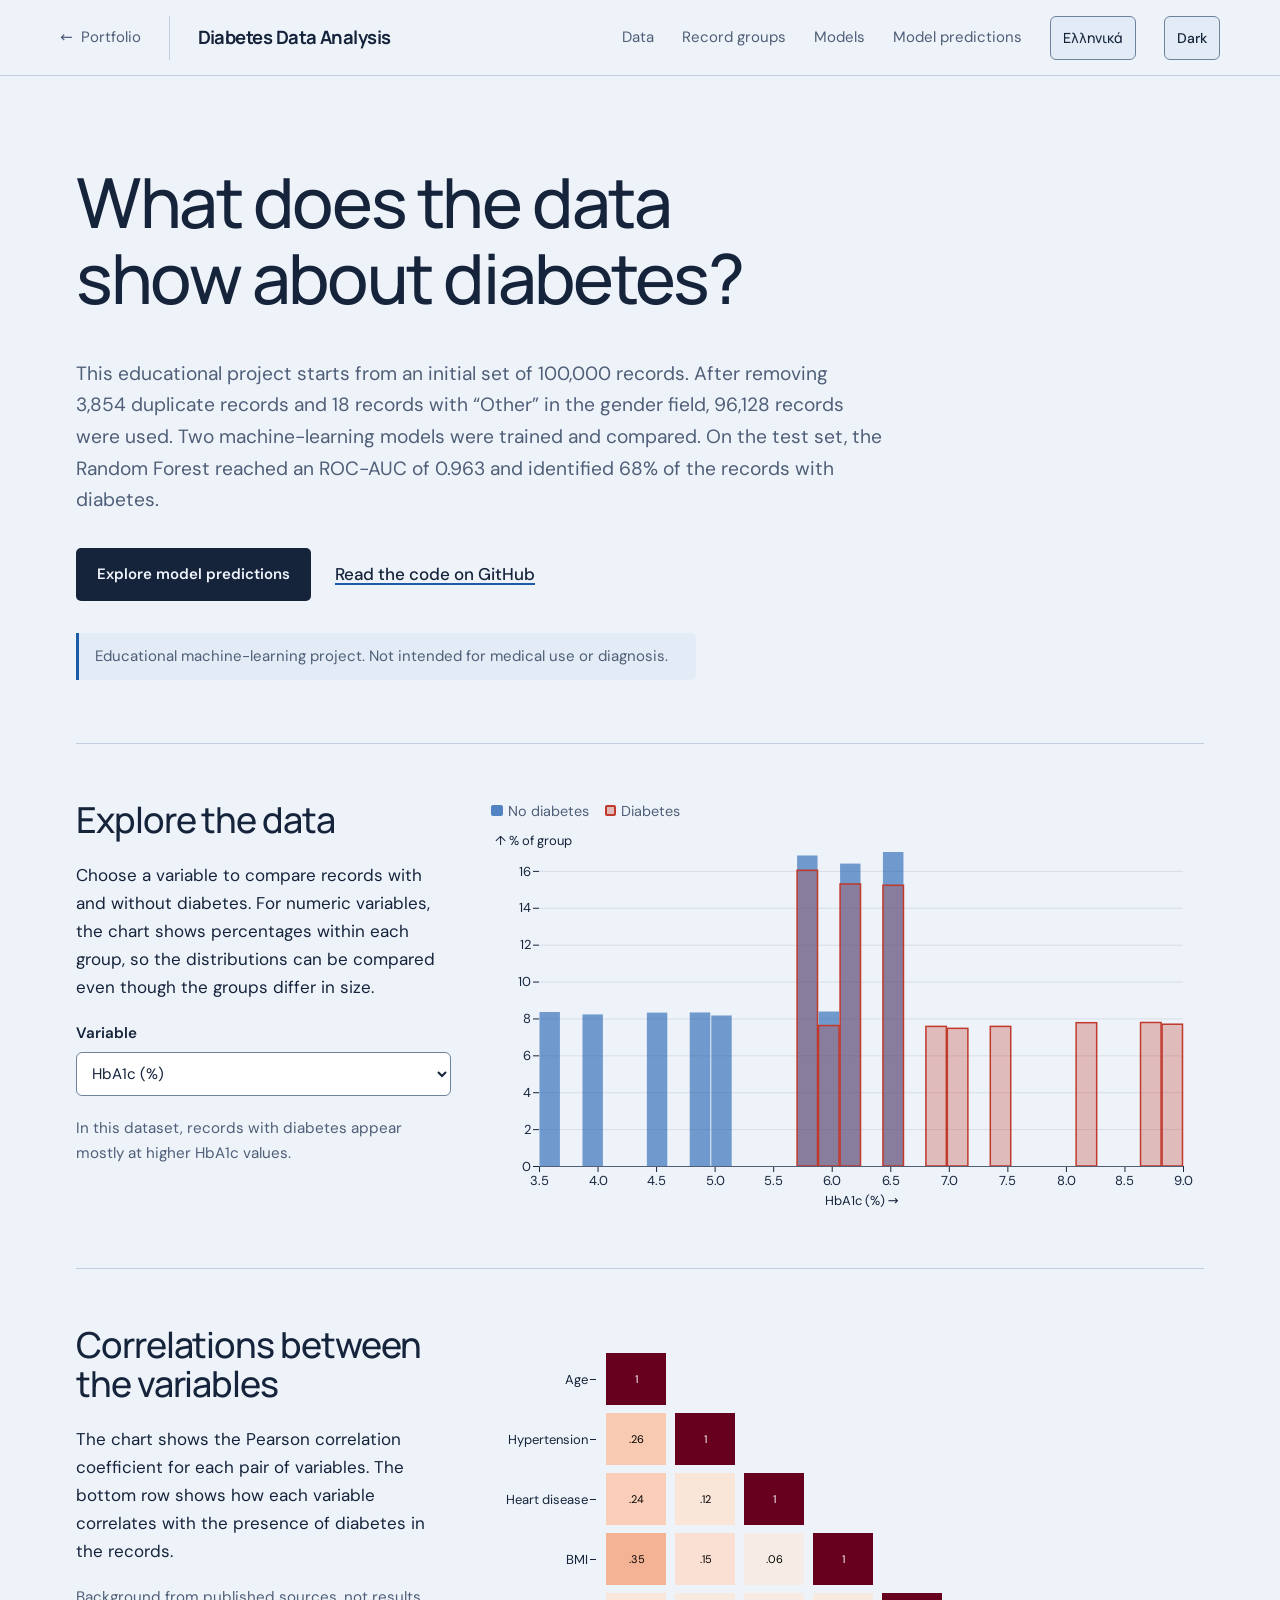
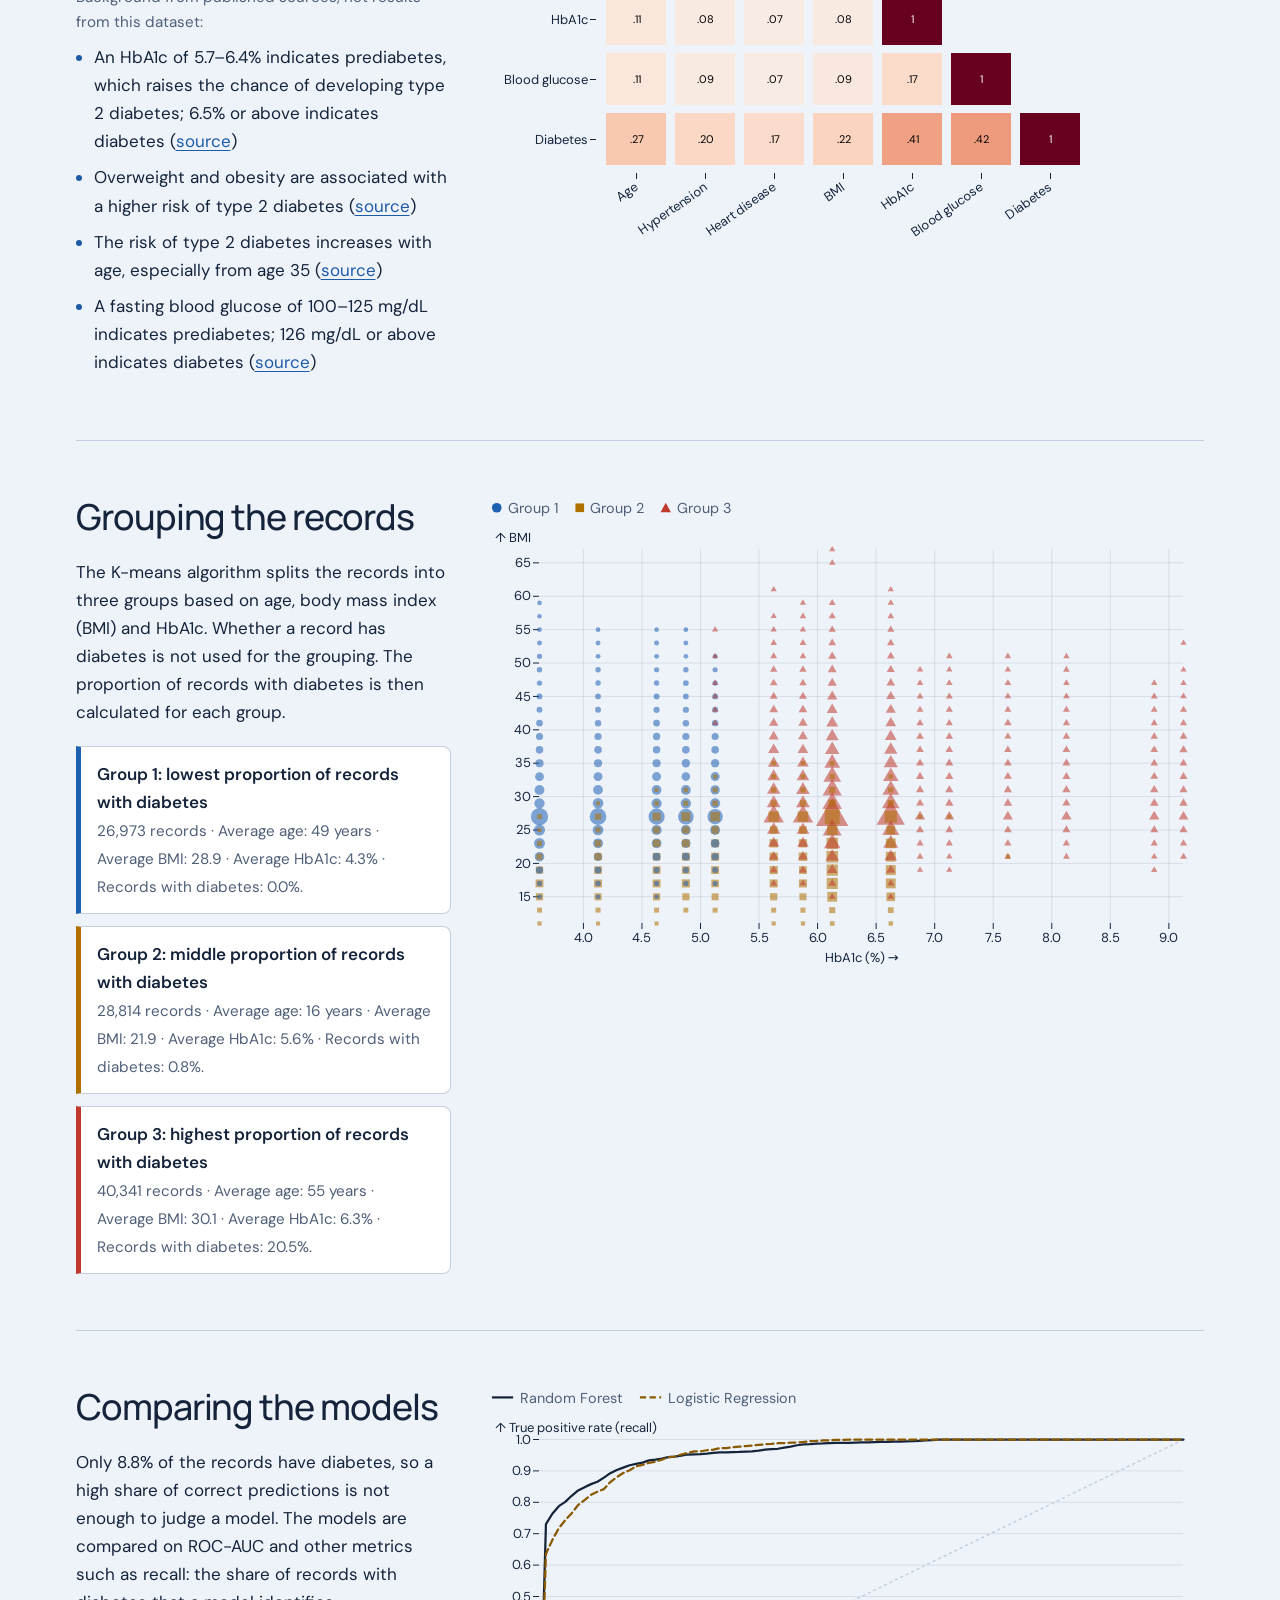
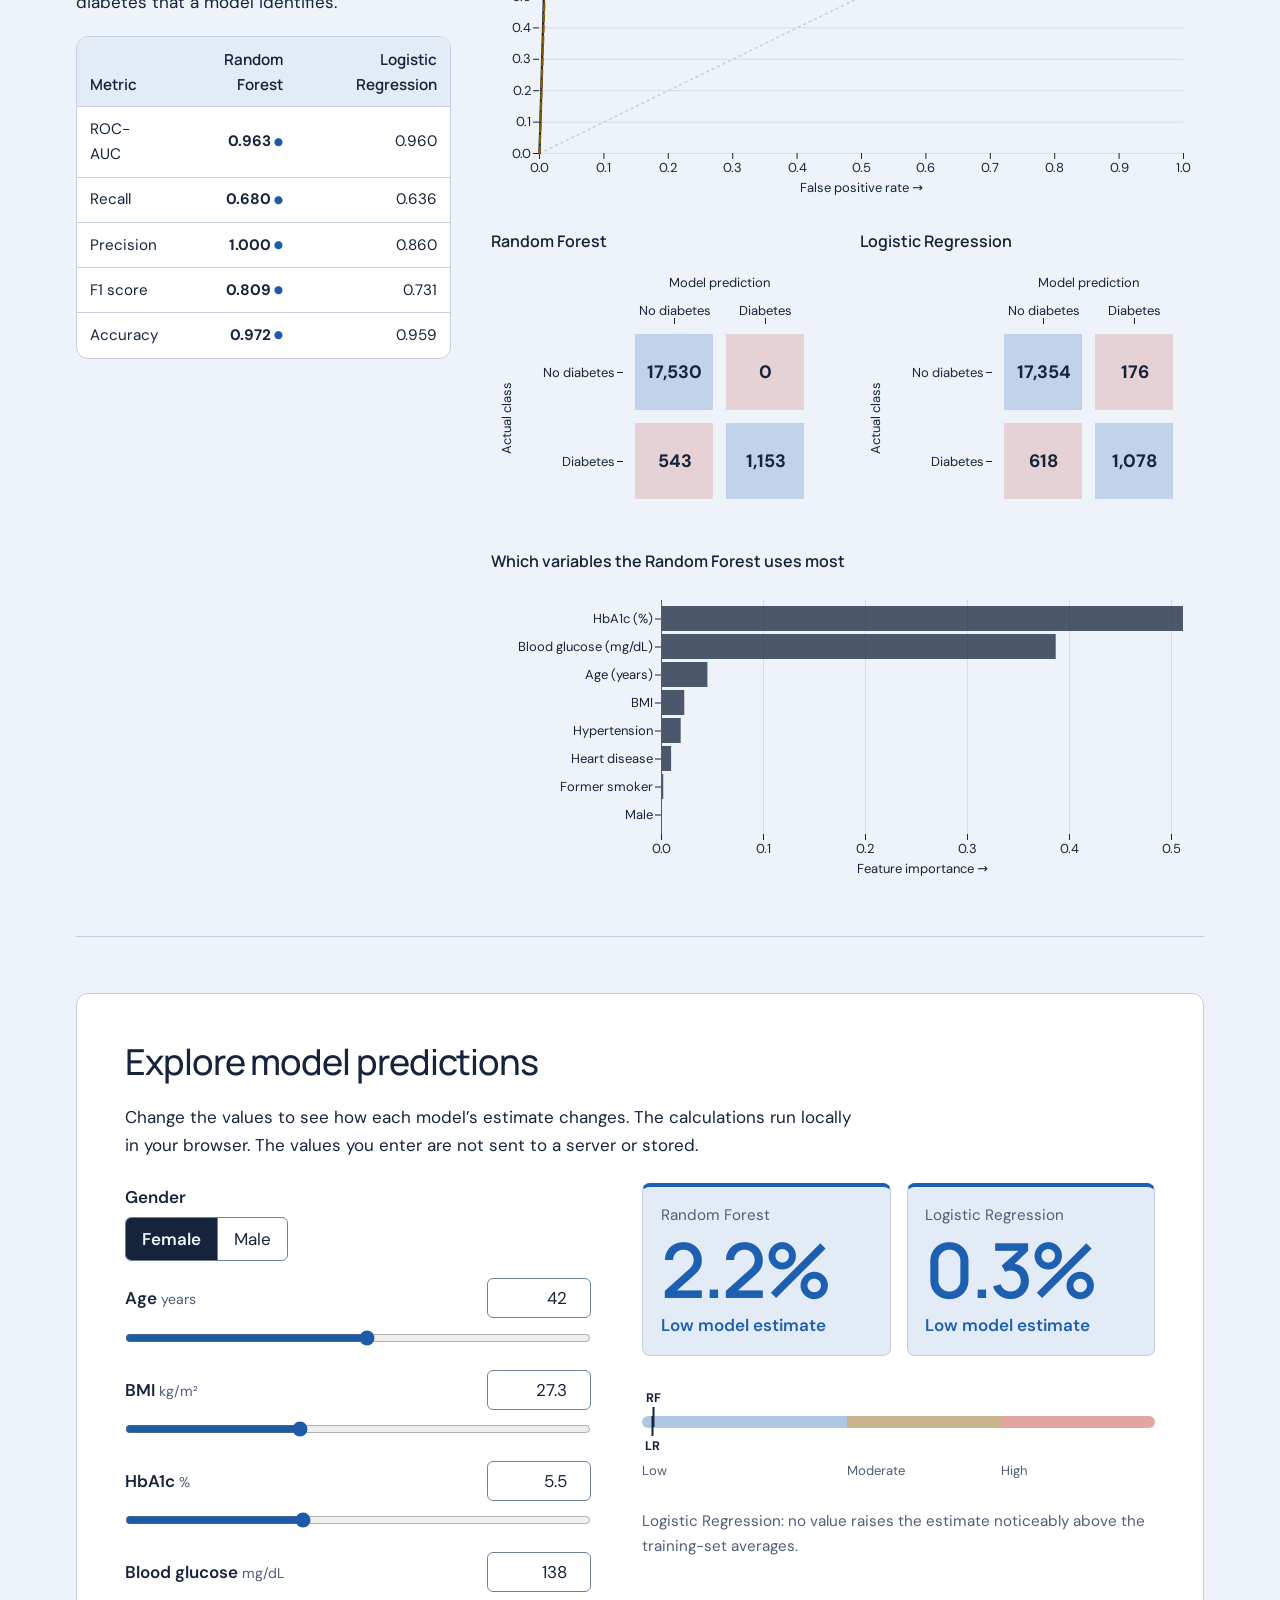
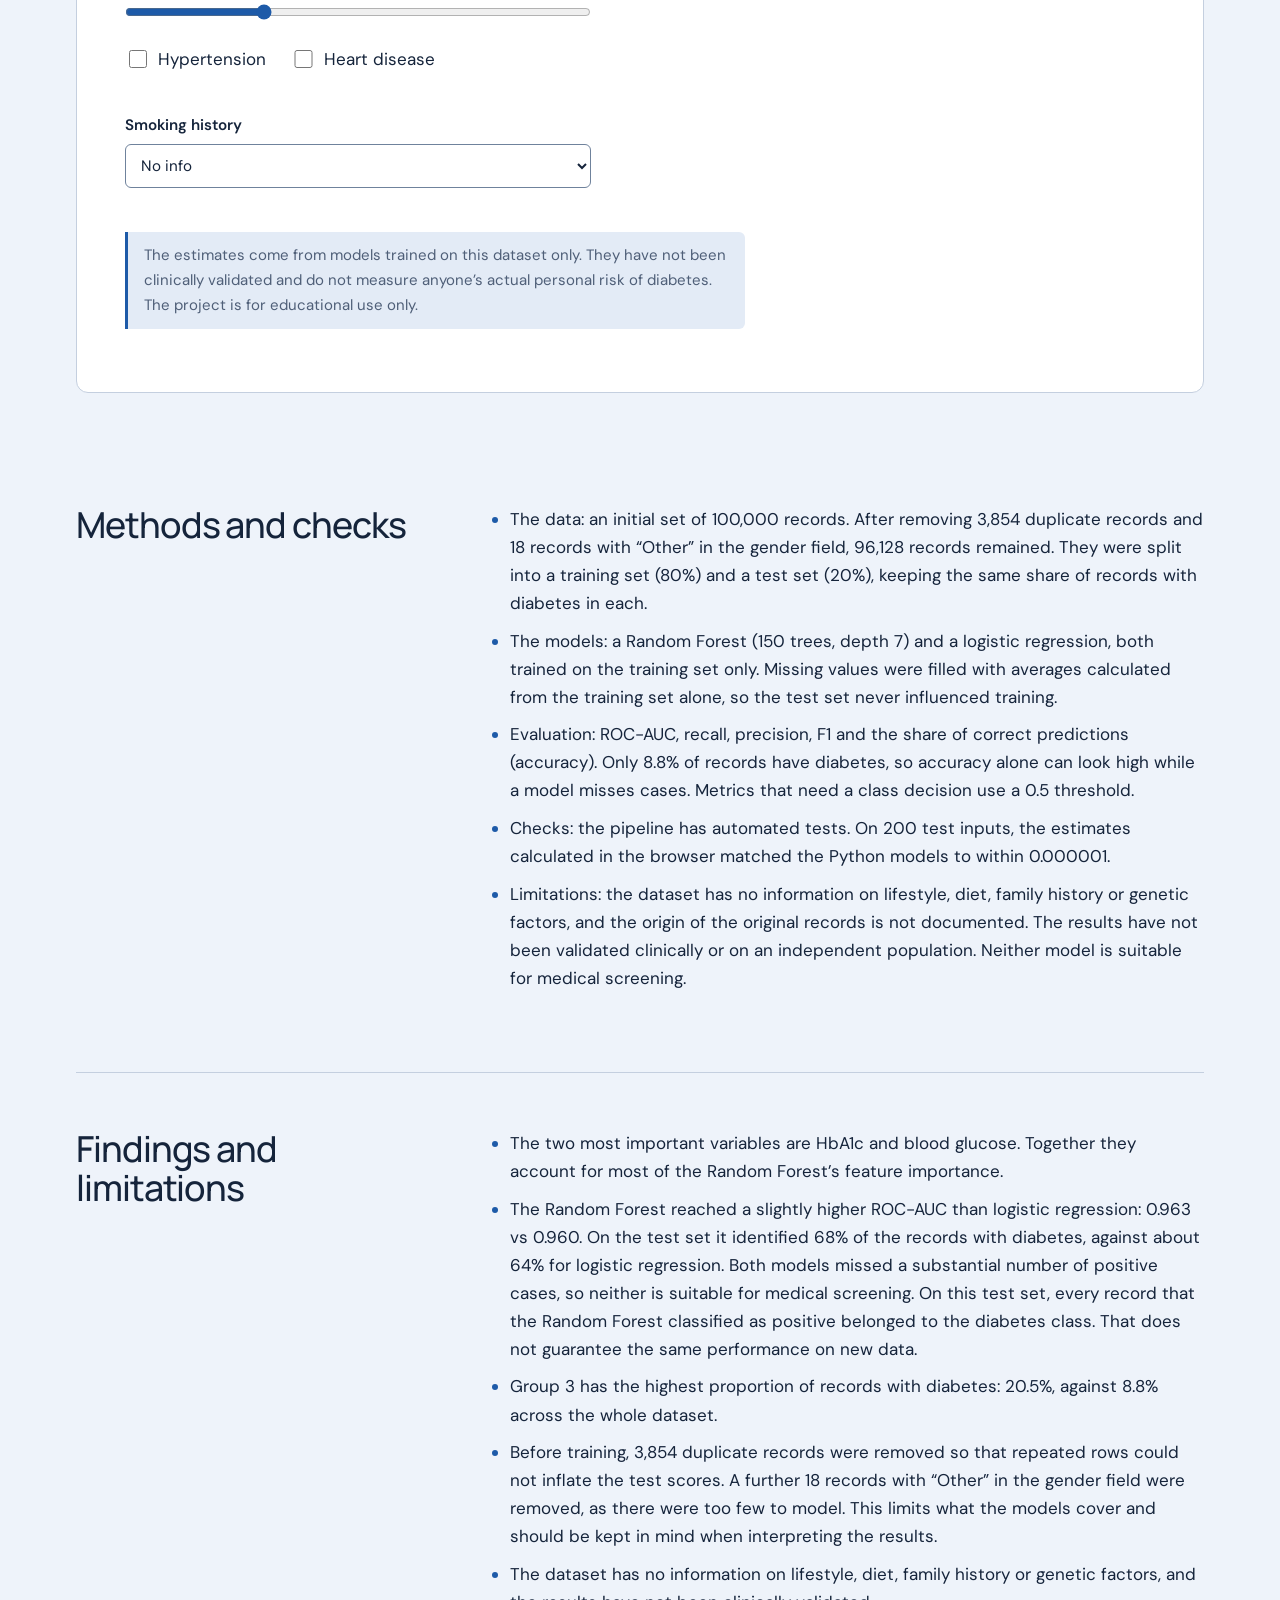
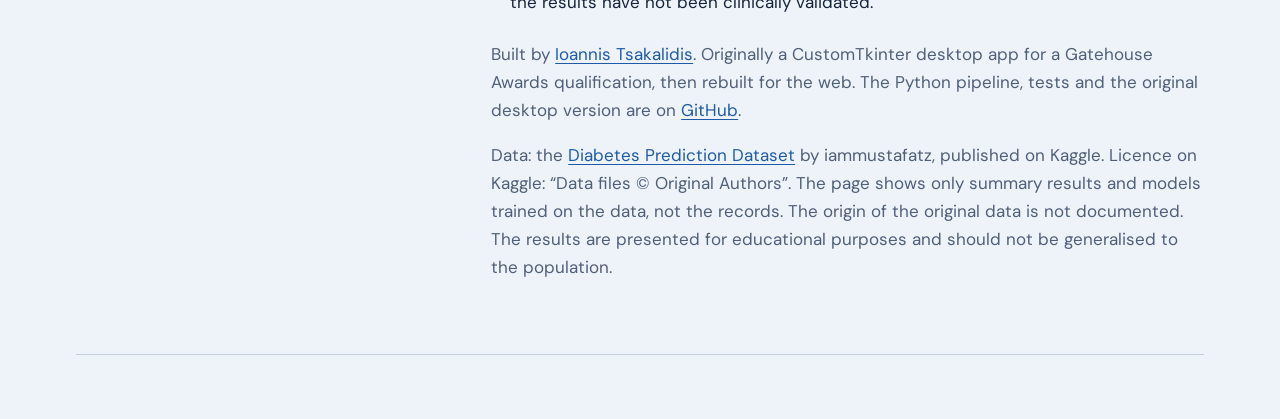
<file: web/index.html>
<!doctype html>
<html lang="en">
<head>
  <meta charset="utf-8">
  <meta name="viewport" content="width=device-width, initial-scale=1">
  <title>Diabetes Data Analysis</title>
  <meta name="description" content="An educational machine-learning project with an initial set of 100,000 records: explore the data, compare two models and see how their estimates change.">
  <link rel="canonical" href="https://tsakioan.com/projects/diabetes/">
  <link rel="alternate" hreflang="en" href="https://tsakioan.com/projects/diabetes/">
  <link rel="alternate" hreflang="el" href="https://tsakioan.com/projects/diabetes/el/">
  <link rel="alternate" hreflang="x-default" href="https://tsakioan.com/projects/diabetes/">
  <link rel="icon" href="favicon.svg" type="image/svg+xml">
  <meta property="og:type" content="website">
  <meta property="og:site_name" content="Tsakioan">
  <meta property="og:title" content="Diabetes Data Analysis">
  <meta property="og:description" content="An educational machine-learning project with an initial set of 100,000 records: explore the data, compare two models and see how their estimates change.">
  <meta property="og:url" content="https://tsakioan.com/projects/diabetes/">
  <meta property="og:image" content="https://tsakioan.com/projects/diabetes/og-image.png?v=4">
  <meta property="og:image:width" content="2400">
  <meta property="og:image:height" content="1260">
  <meta property="og:image:alt" content="What does the data show about diabetes? Two machine-learning models, three groups of records and an interactive test of the models.">
  <meta property="og:locale" content="en_US">
  <meta property="og:locale:alternate" content="el_GR">
  <meta name="twitter:card" content="summary_large_image">
  <link rel="preload" href="vendor/fonts/dmsans-latin.woff2" as="font" type="font/woff2" crossorigin>
  <link rel="preload" href="vendor/fonts/manrope-latin.woff2" as="font" type="font/woff2" crossorigin>
  <link rel="stylesheet" href="styles.css">
  <script src="vendor/d3.min.js" defer></script>
  <script src="vendor/plot.umd.min.js" defer></script>
  <script>
    try { const t = localStorage.getItem('theme'); if (t) document.documentElement.dataset.theme = t; } catch (e) {}
  </script>
</head>
<body>
  <a class="skip" href="#main">Skip to content</a>
  <header class="topbar">
    <a class="home-link" href="https://tsakioan.com/"><span aria-hidden="true">←</span> <span class="sr-only">Back to </span>Portfolio</a>
    <a class="brand" href="#top">Diabetes Data Analysis</a>
    <nav aria-label="Sections">
      <a href="#explore">Data</a>
      <a href="#clusters">Record groups</a>
      <a href="#models">Models</a>
      <a href="#predict">Model predictions</a>
      <a href="el/" hreflang="el" lang="el">Ελληνικά</a>
    </nav>
    <button class="theme-toggle" type="button" aria-label="Dark theme">Dark</button>
  </header>

  <main id="main">
    <section class="hero" id="top">
      <h1>What does the data show about diabetes?</h1>
      <p class="lede" data-bind="hero-lede">This educational project starts from an initial set of 100,000 records. After removing 3,854 duplicate records and 18 records with “Other” in the gender field, 96,128 records were used. Two machine-learning models were trained and compared. On the test set, the Random Forest reached an ROC-AUC of 0.963 and identified 68% of the records with diabetes.</p>
      <p class="hero-actions">
        <a class="button" href="#predict">Explore model predictions</a>
        <a class="link" href="https://github.com/MrTsak/AI-Data-Analytics">Read the code on GitHub</a>
      </p>
      <p class="disclaimer">Educational machine-learning project. Not intended for medical use or diagnosis.</p>
    </section>

    <section class="block" id="explore" aria-labelledby="explore-h">
      <div class="block-text">
        <h2 id="explore-h">Explore the data</h2>
        <p>Choose a variable to compare records with and without diabetes. For numeric variables, the chart shows percentages within each group, so the distributions can be compared even though the groups differ in size.</p>
        <label class="field">
          <span>Variable</span>
          <select id="feature-picker"></select>
        </label>
        <p class="note" id="feature-note"></p>
      </div>
      <figure class="block-chart" id="explore-chart" aria-live="polite"></figure>
    </section>

    <section class="block" aria-labelledby="corr-h">
      <div class="block-text">
        <h2 id="corr-h">Correlations between the variables</h2>
        <p>The chart shows the Pearson correlation coefficient for each pair of variables. The bottom row shows how each variable correlates with the presence of diabetes in the records.</p>
        <p class="note hypotheses-lead">Background from published sources, not results from this dataset:</p>
        <ul class="hypotheses" id="hypotheses"></ul>
      </div>
      <figure class="block-chart" id="corr-chart"></figure>
    </section>

    <section class="block" id="clusters" aria-labelledby="clusters-h">
      <div class="block-text">
        <h2 id="clusters-h">Grouping the records</h2>
        <p>The K-means algorithm splits the records into three groups based on age, body mass index (BMI) and HbA1c. Whether a record has diabetes is not used for the grouping. The proportion of records with diabetes is then calculated for each group.</p>
        <ol class="cluster-list" id="cluster-list" start="0"></ol>
      </div>
      <figure class="block-chart" id="cluster-chart"></figure>
    </section>

    <section class="block" id="models" aria-labelledby="models-h">
      <div class="block-text">
        <h2 id="models-h">Comparing the models</h2>
        <p>Only <span data-bind="positive_pct">8.8%</span> of the records have diabetes, so a high share of correct predictions is not enough to judge a model. The models are compared on ROC-AUC and other metrics such as recall: the share of records with diabetes that a model identifies.</p>
        <table class="metrics" id="metrics-table"></table>
      </div>
      <div class="block-chart chart-stack">
        <figure id="roc-chart"></figure>
        <div class="confusions" id="confusion-charts"></div>
        <figure id="importance-chart"></figure>
      </div>
    </section>

    <section class="predict" id="predict" aria-labelledby="predict-h">
      <div class="predict-head">
        <h2 id="predict-h">Explore model predictions</h2>
        <p>Change the values to see how each model’s estimate changes. The calculations run locally in your browser. The values you enter are not sent to a server or stored.</p>
      </div>
      <div class="predict-grid">
        <form class="predict-form" id="predict-form" novalidate></form>
        <div class="predict-result" id="predict-result"></div>
        <p class="sr-only" id="predict-summary" role="status" aria-live="polite"></p>
      </div>
      <p class="disclaimer">The estimates come from models trained on this dataset only. They have not been clinically validated and do not measure anyone’s actual personal risk of diabetes. The project is for educational use only.</p>
    </section>

    <section class="block" aria-labelledby="method-h">
      <div class="block-text">
        <h2 id="method-h">Methods and checks</h2>
      </div>
      <div class="block-chart">
        <ul class="findings-list">
          <li>The data: an initial set of 100,000 records. After removing 3,854 duplicate records and 18 records with “Other” in the gender field, 96,128 records remained. They were split into a training set (80%) and a test set (20%), keeping the same share of records with diabetes in each.</li>
          <li>The models: a Random Forest (150 trees, depth 7) and a logistic regression, both trained on the training set only. Missing values were filled with averages calculated from the training set alone, so the test set never influenced training.</li>
          <li>Evaluation: ROC-AUC, recall, precision, F1 and the share of correct predictions (accuracy). Only 8.8% of records have diabetes, so accuracy alone can look high while a model misses cases. Metrics that need a class decision use a 0.5 threshold.</li>
          <li>Checks: the pipeline has automated tests. On 200 test inputs, the estimates calculated in the browser matched the Python models to within 0.000001.</li>
          <li>Limitations: the dataset has no information on lifestyle, diet, family history or genetic factors, and the origin of the original records is not documented. The results have not been validated clinically or on an independent population. Neither model is suitable for medical screening.</li>
        </ul>
      </div>
    </section>
    <section class="block findings" aria-labelledby="findings-h">
      <div class="block-text">
        <h2 id="findings-h">Findings and limitations</h2>
      </div>
      <div class="block-chart">
        <ul class="findings-list" id="findings"></ul>
        <p class="about">Built by <a href="https://tsakioan.com/">Ioannis Tsakalidis</a>. Originally a CustomTkinter desktop app for a Gatehouse Awards qualification, then rebuilt for the web. The Python pipeline, tests and the original desktop version are on <a href="https://github.com/MrTsak/AI-Data-Analytics">GitHub</a>.</p>
        <p class="about">Data: the <a href="https://www.kaggle.com/datasets/iammustafatz/diabetes-prediction-dataset">Diabetes Prediction Dataset</a> by iammustafatz, published on Kaggle. Licence on Kaggle: “Data files © Original Authors”. The page shows only summary results and models trained on the data, not the records. The origin of the original data is not documented. The results are presented for educational purposes and should not be generalised to the population.</p>
      </div>
    </section>
  </main>

  <p class="load-error" id="load-error" hidden>The analysis data didn't load. Check that the <code>data/</code> folder sits next to this page, then reload.</p>
  <script type="module" src="js/app.js"></script>
</body>
</html>
</file>
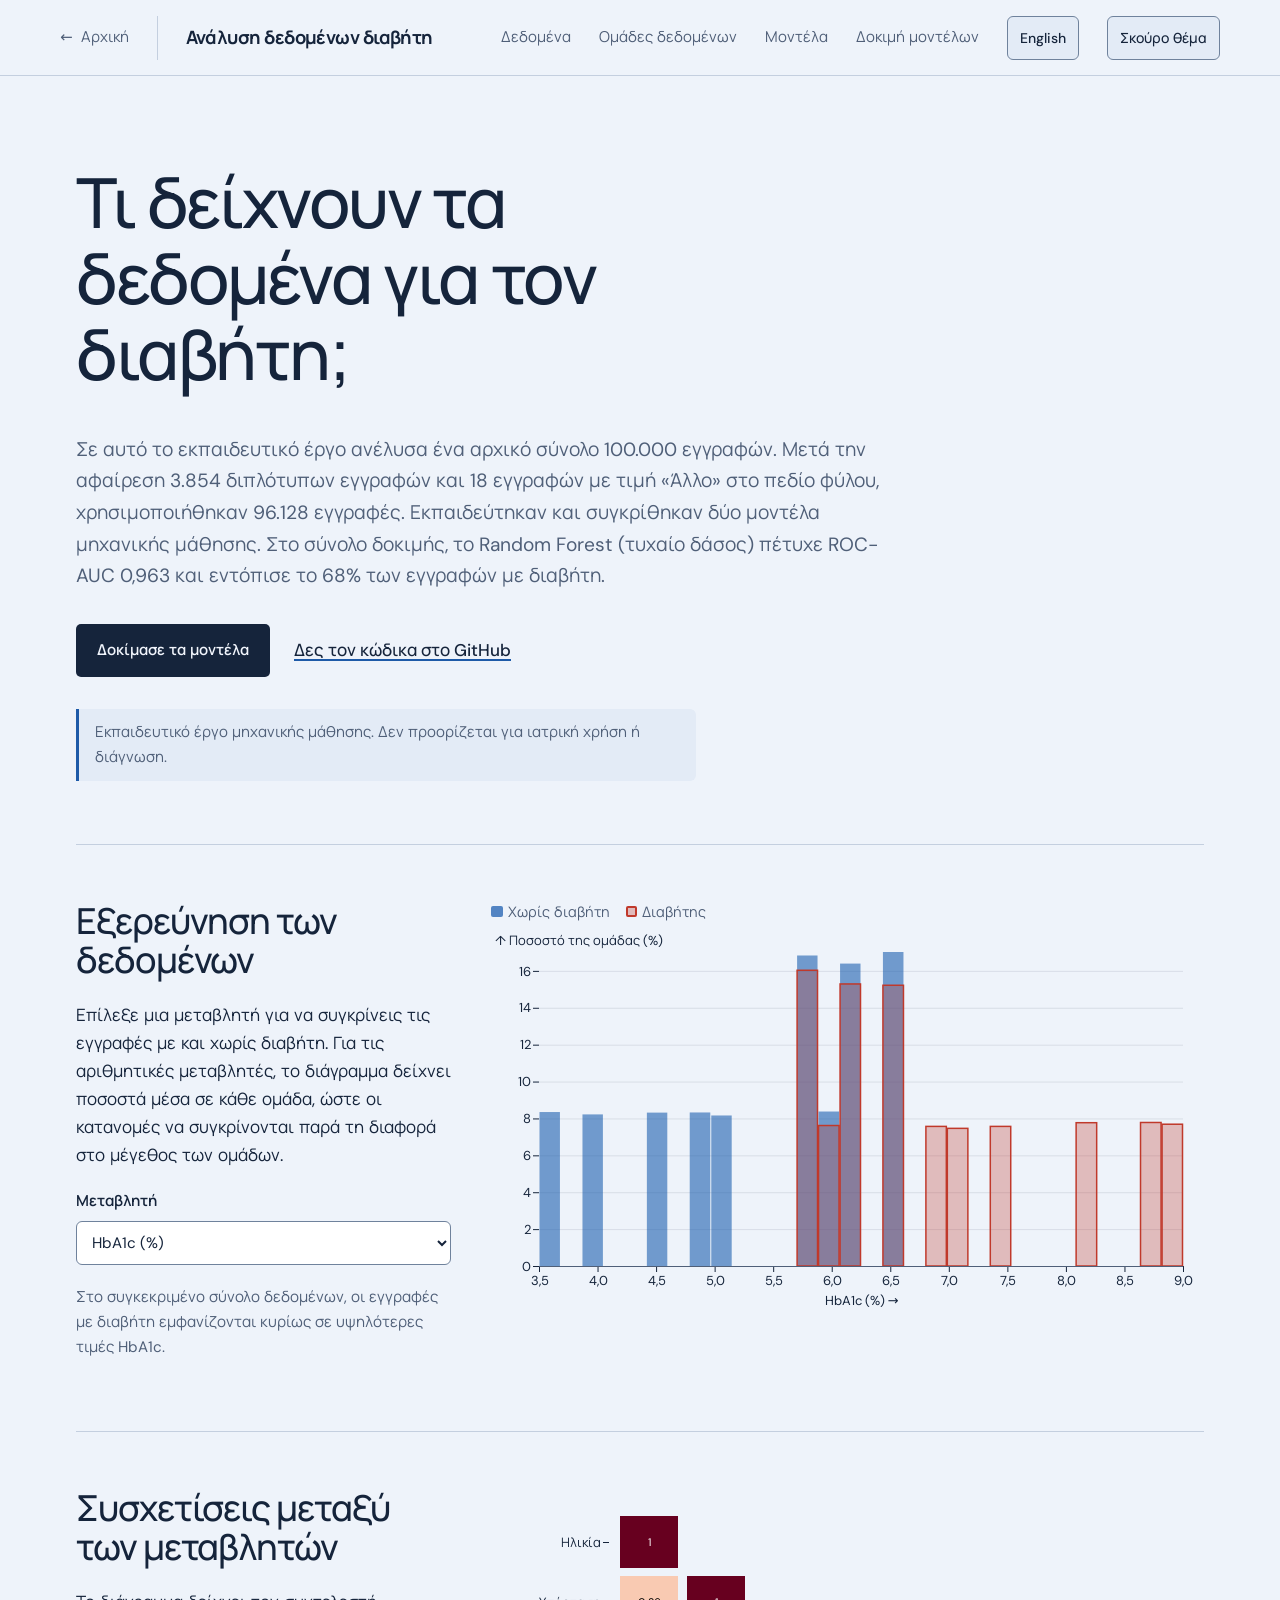
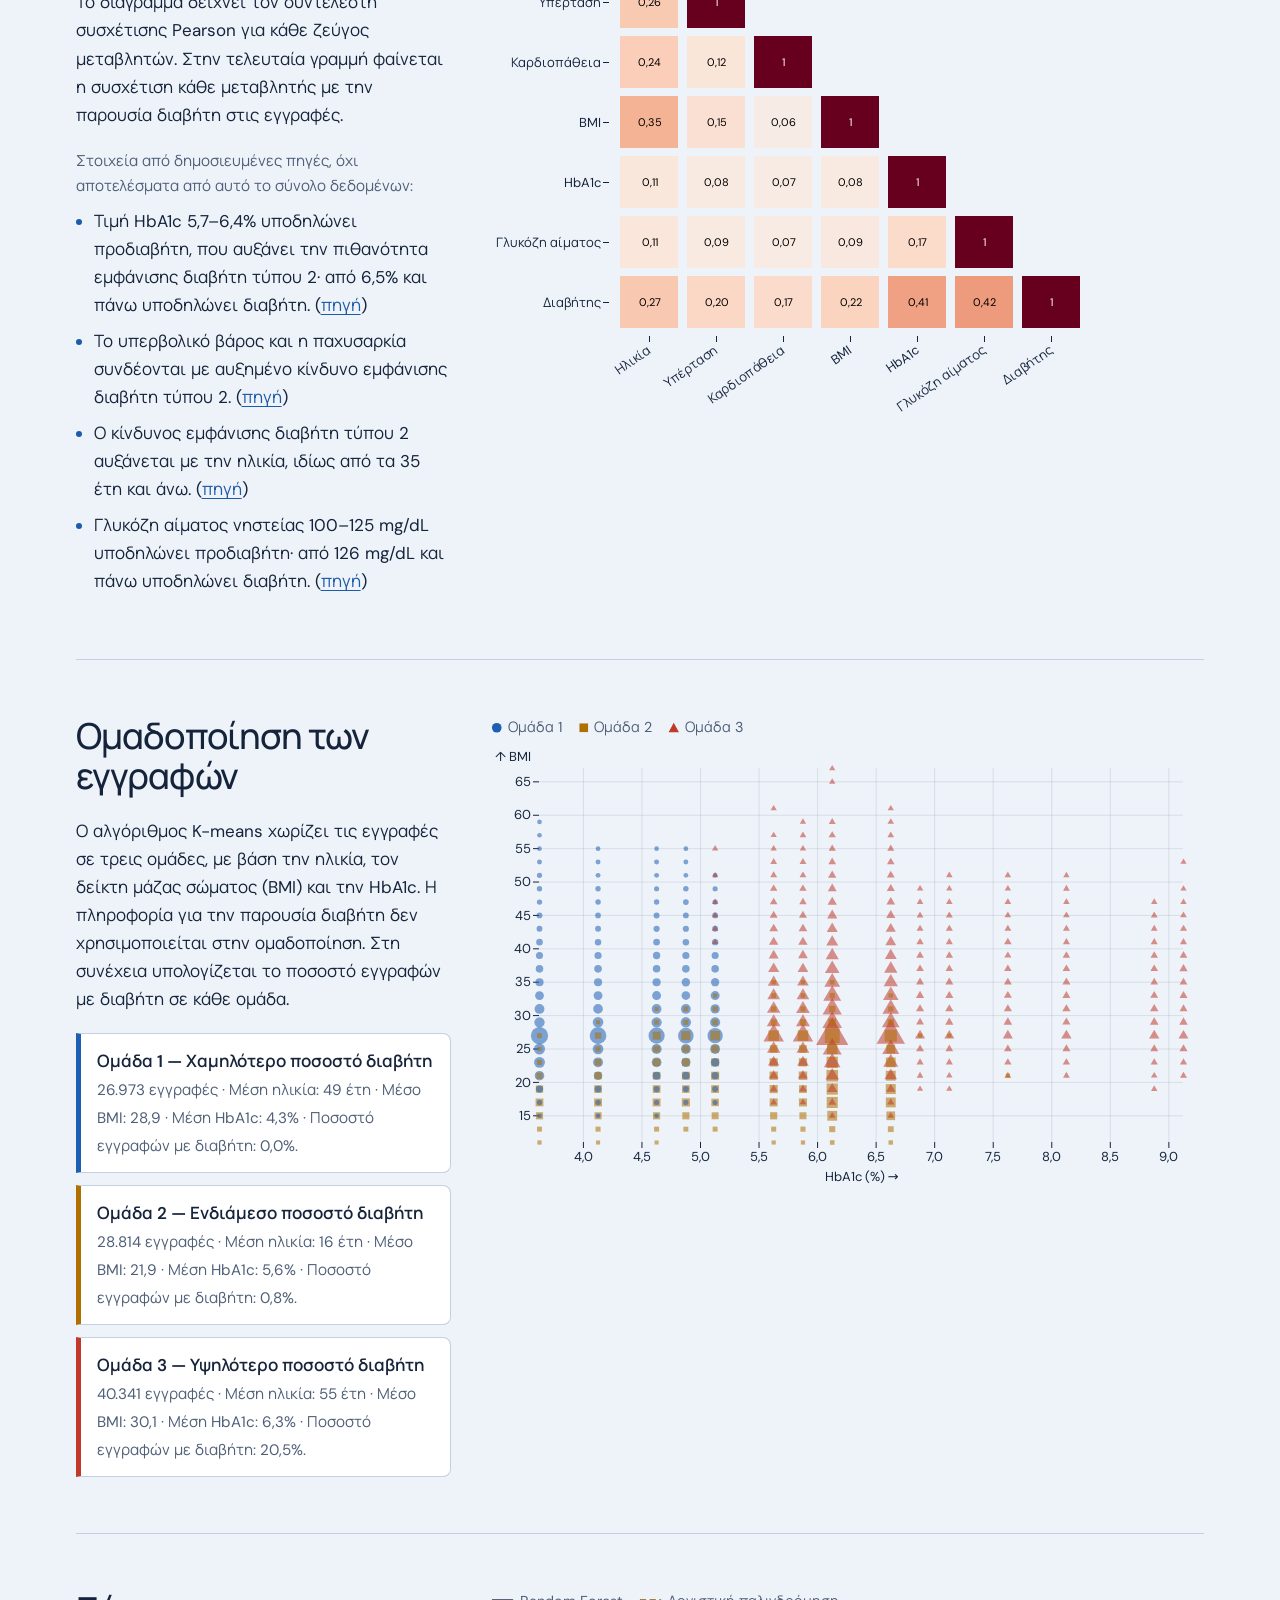
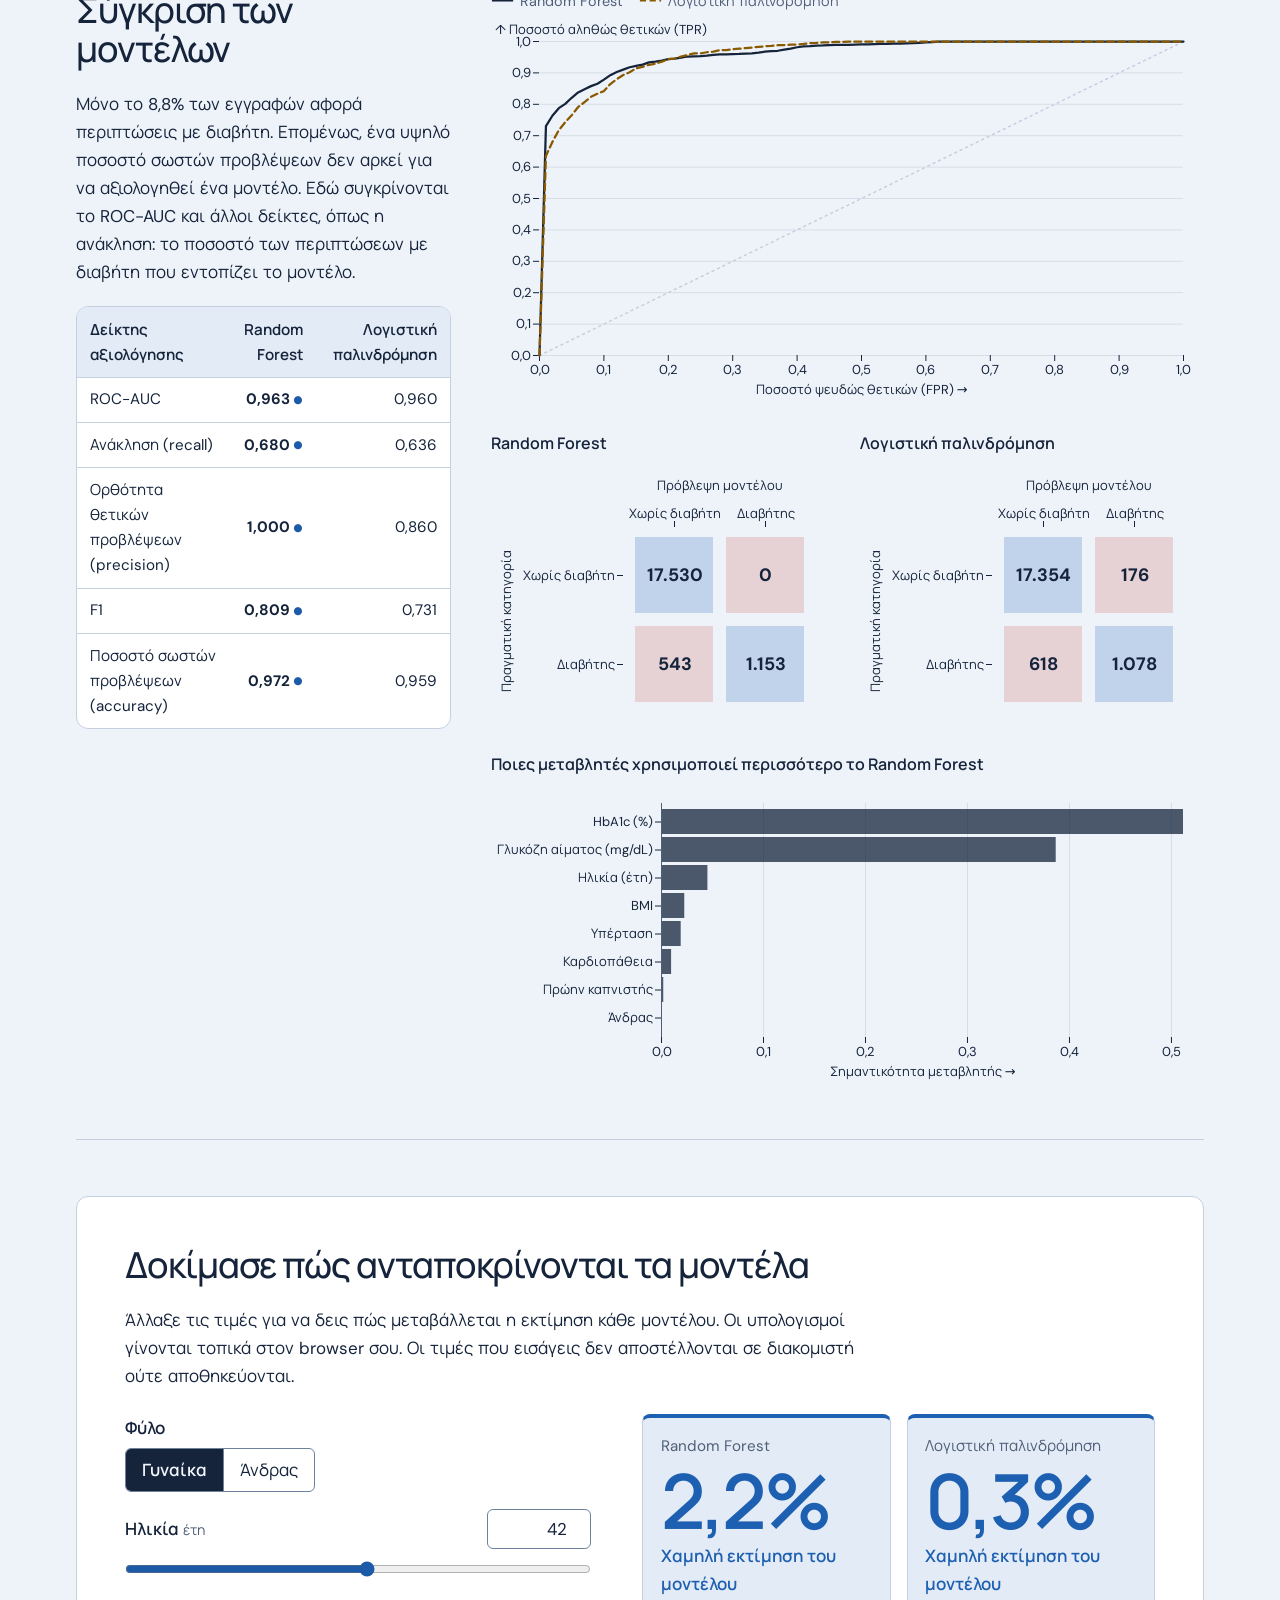
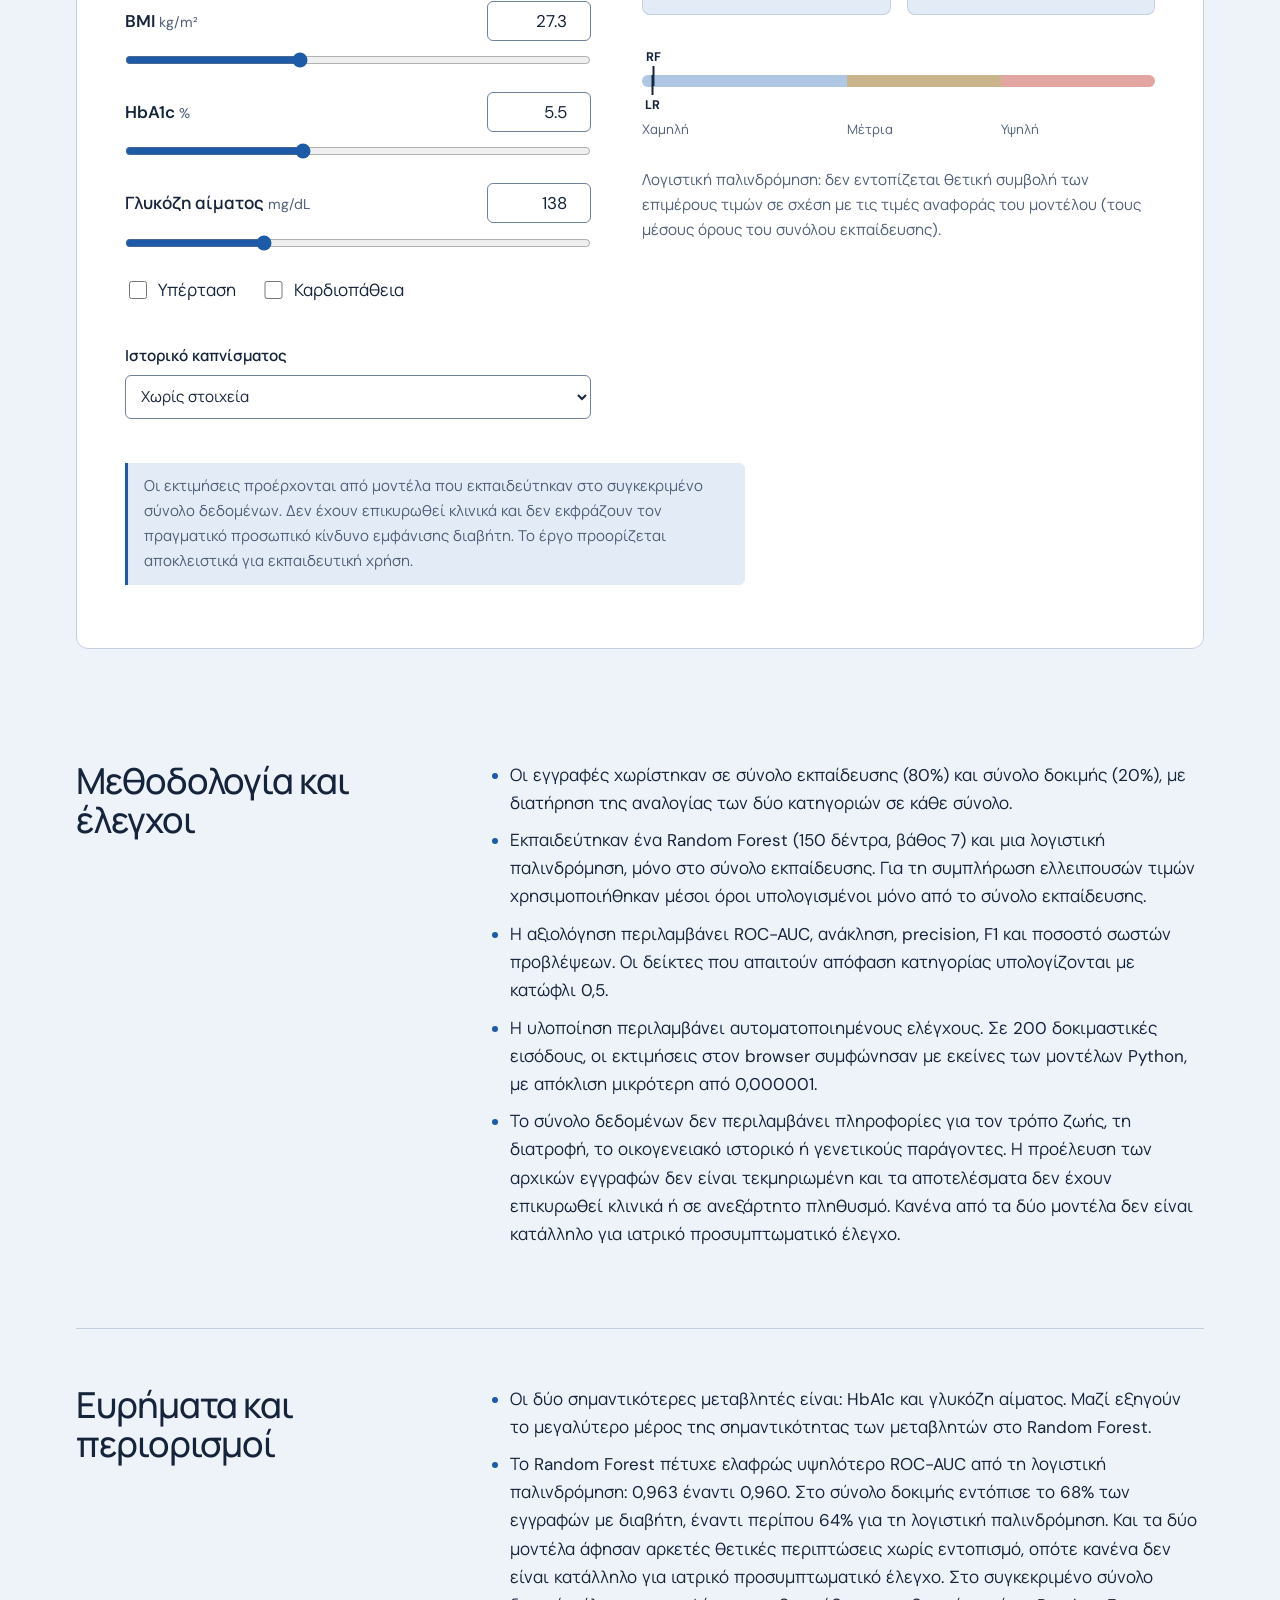
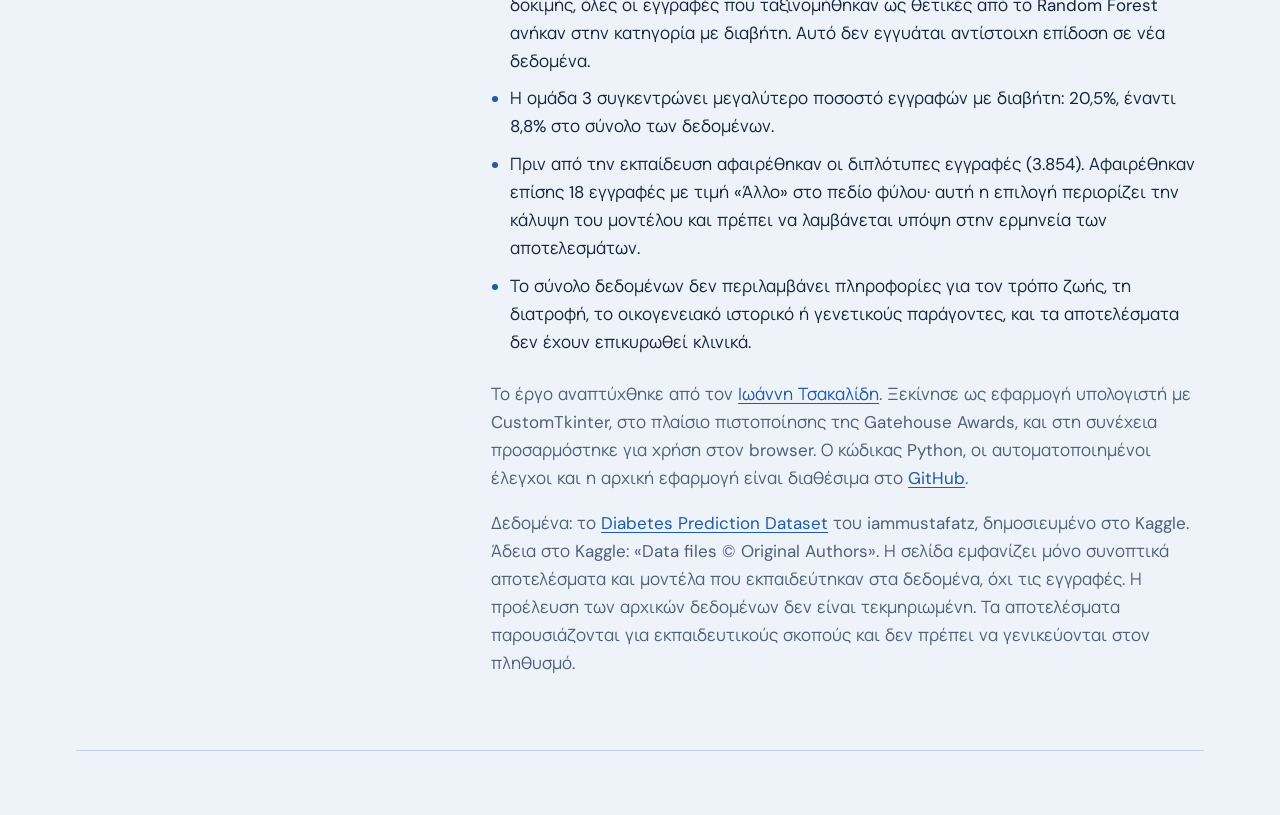
<file: web/el/index.html>
<!doctype html>
<html lang="el">
<head>
  <meta charset="utf-8">
  <meta name="viewport" content="width=device-width, initial-scale=1">
  <title>Ανάλυση δεδομένων διαβήτη</title>
  <meta name="description" content="Εκπαιδευτικό έργο μηχανικής μάθησης με αρχικό σύνολο 100.000 εγγραφών: δες τα δεδομένα, σύγκρινε δύο μοντέλα και δοκίμασε πώς αλλάζουν οι εκτιμήσεις τους.">
  <link rel="canonical" href="https://tsakioan.com/projects/diabetes/el/">
  <link rel="alternate" hreflang="en" href="https://tsakioan.com/projects/diabetes/">
  <link rel="alternate" hreflang="el" href="https://tsakioan.com/projects/diabetes/el/">
  <link rel="alternate" hreflang="x-default" href="https://tsakioan.com/projects/diabetes/">
  <link rel="icon" href="../favicon.svg" type="image/svg+xml">
  <meta property="og:type" content="website">
  <meta property="og:site_name" content="Tsakioan">
  <meta property="og:title" content="Ανάλυση δεδομένων διαβήτη">
  <meta property="og:description" content="Εκπαιδευτικό έργο μηχανικής μάθησης με αρχικό σύνολο 100.000 εγγραφών: δες τα δεδομένα, σύγκρινε δύο μοντέλα και δοκίμασε πώς αλλάζουν οι εκτιμήσεις τους.">
  <meta property="og:url" content="https://tsakioan.com/projects/diabetes/el/">
  <meta property="og:image" content="https://tsakioan.com/projects/diabetes/og-image-el.png?v=4">
  <meta property="og:image:width" content="2400">
  <meta property="og:image:height" content="1260">
  <meta property="og:image:alt" content="Τι δείχνουν τα δεδομένα για τον διαβήτη; Δύο μοντέλα μηχανικής μάθησης, τρεις ομάδες εγγραφών και μια διαδραστική δοκιμή των μοντέλων.">
  <meta property="og:locale" content="el_GR">
  <meta property="og:locale:alternate" content="en_US">
  <meta name="twitter:card" content="summary_large_image">
  <link rel="preload" href="../vendor/fonts/dmsans-latin.woff2" as="font" type="font/woff2" crossorigin>
  <link rel="preload" href="../vendor/fonts/manrope-latin.woff2" as="font" type="font/woff2" crossorigin>
  <link rel="preload" href="../vendor/fonts/manrope-greek.woff2" as="font" type="font/woff2" crossorigin>
  <link rel="stylesheet" href="../styles.css">
  <script src="../vendor/d3.min.js" defer></script>
  <script src="../vendor/plot.umd.min.js" defer></script>
  <script>
    try { const t = localStorage.getItem('theme'); if (t) document.documentElement.dataset.theme = t; } catch (e) {}
  </script>
</head>
<body>
  <a class="skip" href="#main">Μετάβαση στο περιεχόμενο</a>
  <header class="topbar">
    <a class="home-link" href="https://tsakioan.com/el/"><span aria-hidden="true">←</span> <span class="sr-only">Επιστροφή στην </span>Αρχική</a>
    <a class="brand" href="#top">Ανάλυση δεδομένων διαβήτη</a>
    <nav aria-label="Ενότητες">
      <a href="#explore">Δεδομένα</a>
      <a href="#clusters">Ομάδες δεδομένων</a>
      <a href="#models">Μοντέλα</a>
      <a href="#predict">Δοκιμή μοντέλων</a>
      <a href="../" hreflang="en" lang="en">English</a>
    </nav>
    <button class="theme-toggle" type="button" aria-label="Σκούρο θέμα">Σκούρο θέμα</button>
  </header>

  <main id="main">
    <section class="hero" id="top">
      <h1>Τι δείχνουν τα δεδομένα για τον διαβήτη;</h1>
      <p class="lede" data-bind="hero-lede">Σε αυτό το εκπαιδευτικό έργο ανέλυσα ένα αρχικό σύνολο 100.000 εγγραφών. Μετά την αφαίρεση 3.854 διπλότυπων εγγραφών και 18 εγγραφών με τιμή «Άλλο» στο πεδίο φύλου, χρησιμοποιήθηκαν 96.128 εγγραφές. Εκπαιδεύτηκαν και συγκρίθηκαν δύο μοντέλα μηχανικής μάθησης. Στο σύνολο δοκιμής, το Random Forest (τυχαίο δάσος) πέτυχε ROC-AUC 0,963 και εντόπισε το 68% των εγγραφών με διαβήτη.</p>
      <p class="hero-actions">
        <a class="button" href="#predict">Δοκίμασε τα μοντέλα</a>
        <a class="link" href="https://github.com/MrTsak/AI-Data-Analytics">Δες τον κώδικα στο GitHub</a>
      </p>
      <p class="disclaimer">Εκπαιδευτικό έργο μηχανικής μάθησης. Δεν προορίζεται για ιατρική χρήση ή διάγνωση.</p>
    </section>

    <section class="block" id="explore" aria-labelledby="explore-h">
      <div class="block-text">
        <h2 id="explore-h">Εξερεύνηση των δεδομένων</h2>
        <p>Επίλεξε μια μεταβλητή για να συγκρίνεις τις εγγραφές με και χωρίς διαβήτη. Για τις αριθμητικές μεταβλητές, το διάγραμμα δείχνει ποσοστά μέσα σε κάθε ομάδα, ώστε οι κατανομές να συγκρίνονται παρά τη διαφορά στο μέγεθος των ομάδων.</p>
        <label class="field">
          <span>Μεταβλητή</span>
          <select id="feature-picker"></select>
        </label>
        <p class="note" id="feature-note"></p>
      </div>
      <figure class="block-chart" id="explore-chart" aria-live="polite"></figure>
    </section>

    <section class="block" aria-labelledby="corr-h">
      <div class="block-text">
        <h2 id="corr-h">Συσχετίσεις μεταξύ των μεταβλητών</h2>
        <p>Το διάγραμμα δείχνει τον συντελεστή συσχέτισης Pearson για κάθε ζεύγος μεταβλητών. Στην τελευταία γραμμή φαίνεται η συσχέτιση κάθε μεταβλητής με την παρουσία διαβήτη στις εγγραφές.</p>
        <p class="note hypotheses-lead">Στοιχεία από δημοσιευμένες πηγές, όχι αποτελέσματα από αυτό το σύνολο δεδομένων:</p>
        <ul class="hypotheses" id="hypotheses"></ul>
      </div>
      <figure class="block-chart" id="corr-chart"></figure>
    </section>

    <section class="block" id="clusters" aria-labelledby="clusters-h">
      <div class="block-text">
        <h2 id="clusters-h">Ομαδοποίηση των εγγραφών</h2>
        <p>Ο αλγόριθμος K-means χωρίζει τις εγγραφές σε τρεις ομάδες, με βάση την ηλικία, τον δείκτη μάζας σώματος (BMI) και την HbA1c. Η πληροφορία για την παρουσία διαβήτη δεν χρησιμοποιείται στην ομαδοποίηση. Στη συνέχεια υπολογίζεται το ποσοστό εγγραφών με διαβήτη σε κάθε ομάδα.</p>
        <ol class="cluster-list" id="cluster-list" start="0"></ol>
      </div>
      <figure class="block-chart" id="cluster-chart"></figure>
    </section>

    <section class="block" id="models" aria-labelledby="models-h">
      <div class="block-text">
        <h2 id="models-h">Σύγκριση των μοντέλων</h2>
        <p>Μόνο το <span data-bind="positive_pct">8,8%</span> των εγγραφών αφορά περιπτώσεις με διαβήτη. Επομένως, ένα υψηλό ποσοστό σωστών προβλέψεων δεν αρκεί για να αξιολογηθεί ένα μοντέλο. Εδώ συγκρίνονται το ROC-AUC και άλλοι δείκτες, όπως η ανάκληση: το ποσοστό των περιπτώσεων με διαβήτη που εντοπίζει το μοντέλο.</p>
        <table class="metrics" id="metrics-table"></table>
      </div>
      <div class="block-chart chart-stack">
        <figure id="roc-chart"></figure>
        <div class="confusions" id="confusion-charts"></div>
        <figure id="importance-chart"></figure>
      </div>
    </section>

    <section class="predict" id="predict" aria-labelledby="predict-h">
      <div class="predict-head">
        <h2 id="predict-h">Δοκίμασε πώς ανταποκρίνονται τα μοντέλα</h2>
        <p>Άλλαξε τις τιμές για να δεις πώς μεταβάλλεται η εκτίμηση κάθε μοντέλου. Οι υπολογισμοί γίνονται τοπικά στον browser σου. Οι τιμές που εισάγεις δεν αποστέλλονται σε διακομιστή ούτε αποθηκεύονται.</p>
      </div>
      <div class="predict-grid">
        <form class="predict-form" id="predict-form" novalidate></form>
        <div class="predict-result" id="predict-result"></div>
        <p class="sr-only" id="predict-summary" role="status" aria-live="polite"></p>
      </div>
      <p class="disclaimer">Οι εκτιμήσεις προέρχονται από μοντέλα που εκπαιδεύτηκαν στο συγκεκριμένο σύνολο δεδομένων. Δεν έχουν επικυρωθεί κλινικά και δεν εκφράζουν τον πραγματικό προσωπικό κίνδυνο εμφάνισης διαβήτη. Το έργο προορίζεται αποκλειστικά για εκπαιδευτική χρήση.</p>
    </section>

    <section class="block" aria-labelledby="method-h">
      <div class="block-text">
        <h2 id="method-h">Μεθοδολογία και έλεγχοι</h2>
      </div>
      <div class="block-chart">
        <ul class="findings-list">
          <li>Οι εγγραφές χωρίστηκαν σε σύνολο εκπαίδευσης (80%) και σύνολο δοκιμής (20%), με διατήρηση της αναλογίας των δύο κατηγοριών σε κάθε σύνολο.</li>
          <li>Εκπαιδεύτηκαν ένα Random Forest (150 δέντρα, βάθος 7) και μια λογιστική παλινδρόμηση, μόνο στο σύνολο εκπαίδευσης. Για τη συμπλήρωση ελλειπουσών τιμών χρησιμοποιήθηκαν μέσοι όροι υπολογισμένοι μόνο από το σύνολο εκπαίδευσης.</li>
          <li>Η αξιολόγηση περιλαμβάνει ROC-AUC, ανάκληση, precision, F1 και ποσοστό σωστών προβλέψεων. Οι δείκτες που απαιτούν απόφαση κατηγορίας υπολογίζονται με κατώφλι 0,5.</li>
          <li>Η υλοποίηση περιλαμβάνει αυτοματοποιημένους ελέγχους. Σε 200 δοκιμαστικές εισόδους, οι εκτιμήσεις στον browser συμφώνησαν με εκείνες των μοντέλων Python, με απόκλιση μικρότερη από 0,000001.</li>
          <li>Το σύνολο δεδομένων δεν περιλαμβάνει πληροφορίες για τον τρόπο ζωής, τη διατροφή, το οικογενειακό ιστορικό ή γενετικούς παράγοντες. Η προέλευση των αρχικών εγγραφών δεν είναι τεκμηριωμένη και τα αποτελέσματα δεν έχουν επικυρωθεί κλινικά ή σε ανεξάρτητο πληθυσμό. Κανένα από τα δύο μοντέλα δεν είναι κατάλληλο για ιατρικό προσυμπτωματικό έλεγχο.</li>
        </ul>
      </div>
    </section>
    <section class="block findings" aria-labelledby="findings-h">
      <div class="block-text">
        <h2 id="findings-h">Ευρήματα και περιορισμοί</h2>
      </div>
      <div class="block-chart">
        <ul class="findings-list" id="findings"></ul>
        <p class="about">Το έργο αναπτύχθηκε από τον <a href="https://tsakioan.com/el/">Ιωάννη Τσακαλίδη</a>. Ξεκίνησε ως εφαρμογή υπολογιστή με CustomTkinter, στο πλαίσιο πιστοποίησης της Gatehouse Awards, και στη συνέχεια προσαρμόστηκε για χρήση στον browser. Ο κώδικας Python, οι αυτοματοποιημένοι έλεγχοι και η αρχική εφαρμογή είναι διαθέσιμα στο <a href="https://github.com/MrTsak/AI-Data-Analytics">GitHub</a>.</p>
        <p class="about">Δεδομένα: το <a href="https://www.kaggle.com/datasets/iammustafatz/diabetes-prediction-dataset">Diabetes Prediction Dataset</a> του iammustafatz, δημοσιευμένο στο Kaggle. Άδεια στο Kaggle: «Data files © Original Authors». Η σελίδα εμφανίζει μόνο συνοπτικά αποτελέσματα και μοντέλα που εκπαιδεύτηκαν στα δεδομένα, όχι τις εγγραφές. Η προέλευση των αρχικών δεδομένων δεν είναι τεκμηριωμένη. Τα αποτελέσματα παρουσιάζονται για εκπαιδευτικούς σκοπούς και δεν πρέπει να γενικεύονται στον πληθυσμό.</p>
      </div>
    </section>
  </main>

  <p class="load-error" id="load-error" hidden>Τα δεδομένα ανάλυσης δεν φορτώθηκαν. Έλεγξε ότι ο φάκελος data/ βρίσκεται δίπλα στον φάκελο js/ του έργου, και φόρτωσε ξανά.</p>
  <script type="module" src="../js/app.js"></script>
</body>
</html>
</file>
<file: web/styles.css>
/* Fonts shared with tsakioan.com: DM Sans for text, Manrope for headings and figures.
   DM Sans has no Greek glyphs, so Greek text falls through to Manrope, which does. */
@font-face {
  font-family: "DM Sans"; font-style: normal; font-weight: 400 700; font-display: swap;
  src: url("vendor/fonts/dmsans-latin-ext.woff2") format("woff2");
  unicode-range: U+0100-02BA, U+02BD-02C5, U+02C7-02CC, U+02CE-02D7, U+02DD-02FF, U+0304, U+0308, U+0329, U+1D00-1DBF, U+1E00-1E9F, U+1EF2-1EFF, U+2020, U+20A0-20AB, U+20AD-20C4, U+2113, U+2C60-2C7F, U+A720-A7FF;
}
@font-face {
  font-family: "DM Sans"; font-style: normal; font-weight: 400 700; font-display: swap;
  src: url("vendor/fonts/dmsans-latin.woff2") format("woff2");
  unicode-range: U+0000-00FF, U+0131, U+0152-0153, U+02BB-02BC, U+02C6, U+02DA, U+02DC, U+0304, U+0308, U+0329, U+2000-206F, U+20AC, U+2122, U+2191, U+2193, U+2212, U+2215, U+FEFF, U+FFFD;
}
@font-face {
  font-family: "Manrope"; font-style: normal; font-weight: 400 800; font-display: swap;
  src: url("vendor/fonts/manrope-greek.woff2") format("woff2");
  unicode-range: U+0370-0377, U+037A-037F, U+0384-038A, U+038C, U+038E-03A1, U+03A3-03FF;
}
@font-face {
  font-family: "Manrope"; font-style: normal; font-weight: 400 800; font-display: swap;
  src: url("vendor/fonts/manrope-latin-ext.woff2") format("woff2");
  unicode-range: U+0100-02BA, U+02BD-02C5, U+02C7-02CC, U+02CE-02D7, U+02DD-02FF, U+0304, U+0308, U+0329, U+1D00-1DBF, U+1E00-1E9F, U+1EF2-1EFF, U+2020, U+20A0-20AB, U+20AD-20C4, U+2113, U+2C60-2C7F, U+A720-A7FF;
}
@font-face {
  font-family: "Manrope"; font-style: normal; font-weight: 400 800; font-display: swap;
  src: url("vendor/fonts/manrope-latin.woff2") format("woff2");
  unicode-range: U+0000-00FF, U+0131, U+0152-0153, U+02BB-02BC, U+02C6, U+02DA, U+02DC, U+0304, U+0308, U+0329, U+2000-206F, U+20AC, U+2122, U+2191, U+2193, U+2212, U+2215, U+FEFF, U+FFFD;
}

/* Light theme: the portfolio's pale-blue Experience band. Dark theme: the portfolio itself.
   Data colours: blue = no diabetes / lowest group, amber = middle, coral-red = diabetes / highest.
   They differ in hue and lightness, so they stay apart for colour-blind readers too. */
:root {
  --paper: #eef3fa;
  --surface: #ffffff;
  --surface-2: #e3ebf6;
  --ink: #15243b;
  --ink-soft: #4f5f78;
  --rule: #c4cfdf;
  --control: #6f829c;
  --accent: #1d5aa8;
  --button: #15243b;
  --button-ink: #f1f5fc;
  --button-hover: #23406a;
  --neg: #1d5fb0;
  --pos: #c0392b;
  --mid: #8a5a00;
  --c0: #1d5fb0;
  --c1: #b07000;
  --c2: #c0392b;
  --focus: #1d5aa8;
  --font: "DM Sans", "Manrope", system-ui, sans-serif;
  --display: "Manrope", "DM Sans", system-ui, sans-serif;
  color-scheme: light;
}
@media (prefers-color-scheme: dark) {
  :root:not([data-theme="light"]) {
    --paper: #101a2b; --surface: #15243a; --surface-2: #192c46; --ink: #f1f5fc; --ink-soft: #a8b6ca;
    --rule: #31425b; --control: #6b86a8; --accent: #85baff; --button: #85baff; --button-ink: #102440;
    --button-hover: #b3d5ff; --neg: #6fb0ff; --pos: #ff8a7a; --mid: #f0c050; --c0: #6fb0ff;
    --c1: #f0c050; --c2: #ff8a7a; --focus: #85baff; color-scheme: dark;
  }
}
:root[data-theme="dark"] {
  --paper: #101a2b; --surface: #15243a; --surface-2: #192c46; --ink: #f1f5fc; --ink-soft: #a8b6ca;
  --rule: #31425b; --control: #6b86a8; --accent: #85baff; --button: #85baff; --button-ink: #102440;
  --button-hover: #b3d5ff; --neg: #6fb0ff; --pos: #ff8a7a; --mid: #f0c050; --c0: #6fb0ff;
  --c1: #f0c050; --c2: #ff8a7a; --focus: #85baff; color-scheme: dark;
}

* { box-sizing: border-box; }
html { scroll-behavior: smooth; scroll-padding-top: 5.5rem; }
@media (prefers-reduced-motion: reduce) { html { scroll-behavior: auto; } * { transition: none !important; } }
body {
  margin: 0; background: var(--paper); color: var(--ink);
  font: 400 1.0625rem/1.65 var(--font); font-variant-numeric: tabular-nums;
  -webkit-font-smoothing: antialiased;
}
a { color: inherit; text-underline-offset: 0.2em; }
::selection { background: var(--accent); color: var(--paper); }
:focus-visible { outline: 3px solid var(--focus); outline-offset: 4px; border-radius: 3px; }
h1, h2 { font-family: var(--display); font-weight: 500; line-height: 1.1; margin: 0 0 0.6em; font-variant-numeric: normal; }
h1 { font-size: clamp(2.5rem, 5.4vw, 4.4rem); letter-spacing: -0.035em; max-width: 17ch; }
h2 { font-size: clamp(1.6rem, 2.8vw, 2.3rem); letter-spacing: -0.03em; }
p { margin: 0 0 1em; max-width: 62ch; }
.sr-only { position: absolute; width: 1px; height: 1px; padding: 0; margin: -1px; overflow: hidden; clip: rect(0 0 0 0); white-space: nowrap; border: 0; }
.skip {
  position: absolute; left: 10px; top: -90px; z-index: 10; padding: 12px;
  background: var(--button); color: var(--button-ink); border-radius: 5px; font-weight: 600;
}
.skip:focus { top: 10px; }

/* ---------- header: wordmark-style title, plain links, boxed language and theme switches ---------- */
.topbar {
  position: sticky; top: 0; z-index: 5; display: flex; align-items: center; gap: 1.75rem;
  min-height: 76px; padding: .6rem max(16px, calc((100vw - 1160px) / 2));
  background: color-mix(in srgb, var(--paper) 94%, transparent); backdrop-filter: blur(6px);
  border-bottom: 1px solid var(--rule); font-size: .9375rem;
}
.topbar a { text-decoration: none; }
.home-link {
  display: inline-flex; align-items: center; gap: .5rem; min-height: 44px; white-space: nowrap;
  color: var(--ink-soft); padding-right: 1.75rem; border-right: 1px solid var(--rule);
}
.brand { font: 700 1.15rem/1.2 var(--display); letter-spacing: -0.03em; }
.topbar nav { display: flex; align-items: center; gap: 1.75rem; margin-left: auto; }
.topbar nav a { color: var(--ink-soft); white-space: nowrap; }
.home-link:hover, .brand:hover, .topbar nav a:hover { color: var(--accent); }
.topbar nav a[hreflang], .theme-toggle {
  display: inline-flex; align-items: center; min-height: 44px; padding: 0 12px;
  background: var(--surface-2); border: 1px solid var(--control); border-radius: 6px;
  color: var(--ink); font: 500 .875rem var(--font); white-space: nowrap; cursor: pointer;
}
.topbar nav a[hreflang]:hover, .theme-toggle:hover { border-color: var(--accent); color: var(--accent); }

main { max-width: 1160px; margin: 0 auto; padding: 0 16px 4rem; }
.hero { padding: clamp(3rem, 8vw, 5.5rem) 0 3rem; border-bottom: 1px solid var(--rule); }
.lede { font-size: 1.2rem; color: var(--ink-soft); }
.hero-actions { display: flex; flex-wrap: wrap; align-items: center; gap: 1.5rem; margin: 2rem 0; }
.button {
  display: inline-flex; align-items: center; min-height: 48px; padding: 14px 21px;
  background: var(--button); color: var(--button-ink); border-radius: 5px;
  font-size: .9375rem; font-weight: 600; text-decoration: none; transition: background .2s, transform .2s;
}
.button:hover { background: var(--button-hover); transform: translateY(-2px); }
.link { color: var(--ink); font-weight: 500; text-decoration-color: var(--accent); text-decoration-thickness: 2px; }
.link:hover { color: var(--accent); }
.disclaimer {
  font-size: .9375rem; color: var(--ink-soft); padding: .7rem 1rem; background: var(--surface-2);
  border-left: 3px solid var(--accent); border-radius: 0 6px 6px 0;
}

.block {
  display: grid; grid-template-columns: minmax(0, 1fr) minmax(0, 1.9fr); gap: 2.5rem;
  padding: 3.5rem 0; border-bottom: 1px solid var(--rule);
}
.block-text a, .about a, .findings a { color: var(--accent); }
.block-chart { margin: 0; min-width: 0; }
.block-chart svg, .chart-stack svg { max-width: 100%; height: auto; overflow: visible; }
.chart-stack { display: grid; gap: 2rem; }
.chart-stack figure { margin: 0; }
.confusions { display: grid; grid-template-columns: 1fr 1fr; gap: 1.5rem; }
.note { color: var(--ink-soft); font-size: .95rem; }
.field { display: grid; gap: .4rem; margin: 1.25rem 0; font-weight: 600; font-size: .95rem; }
select, input[type="number"] {
  font: inherit; font-weight: 400; color: var(--ink); background: var(--surface);
  border: 1px solid var(--control); border-radius: 6px; padding: .55rem .7rem; min-height: 44px;
}
select:hover, input[type="number"]:hover { border-color: var(--accent); }
.chart-title { font-weight: 600; font-size: .95rem; margin: 0 0 .5rem; }
.legend { display: flex; gap: 1rem; font-size: .9rem; color: var(--ink-soft); margin: 0 0 .5rem; flex-wrap: wrap; }
.swatch { display: inline-block; width: .8em; height: .8em; border-radius: 2px; margin-right: .35em; vertical-align: -0.05em; }
.key { display: inline-block; width: 1.6em; height: .7em; margin-right: .4em; vertical-align: 0.05em; }
.key-dot { width: .8em; height: .8em; margin-right: .35em; vertical-align: -0.05em; }

.hypotheses-lead { margin: 1.25rem 0 0; }
.hypotheses { padding-left: 1.1rem; margin: .5rem 0 0; }
.hypotheses li { margin-bottom: .5rem; }
.hypotheses li::marker, .findings-list li::marker { color: var(--accent); }
.cluster-list { list-style: none; padding: 0; margin: 1.25rem 0 0; display: grid; gap: .75rem; }
.cluster-list li {
  padding: .8rem 1rem; background: var(--surface); border: 1px solid var(--rule);
  border-left: 5px solid var(--c); border-radius: 0 8px 8px 0;
}
.cluster-list strong { display: block; font-weight: 600; }
.cluster-list span { color: var(--ink-soft); font-size: .95rem; }

.metrics {
  border-collapse: separate; border-spacing: 0; width: 100%; margin-top: 1.25rem; font-size: .95rem;
  background: var(--surface); border: 1px solid var(--rule); border-radius: 12px; overflow: hidden;
}
.metrics th, .metrics td { text-align: right; padding: .6rem .6rem; border-bottom: 1px solid var(--rule); }
.metrics th:first-child { padding-left: .8rem; }
.metrics td:last-child, .metrics th:last-child { padding-right: .8rem; }
.metrics tbody tr:last-child > * { border-bottom: 0; }
.metrics th:first-child, .metrics td:first-child { text-align: left; }
.metrics thead th { font-family: var(--display); font-weight: 600; vertical-align: bottom; background: var(--surface-2); }
.metrics tbody th { font-weight: 400; hyphens: none; }
.metrics td.best { font-weight: 700; }
.metrics td.best::after { content: " ●"; color: var(--accent); font-size: .7em; vertical-align: .15em; }

/* ---------- predictor: the one loud element ---------- */
.predict {
  margin: 3.5rem 0; padding: clamp(1.25rem, 4vw, 3rem); background: var(--surface);
  border: 1px solid var(--rule); border-radius: 12px;
}
.predict-grid { display: grid; grid-template-columns: minmax(0, 1fr) minmax(0, 1.1fr); gap: clamp(1.5rem, 4vw, 3.5rem); margin: 1.5rem 0; }
.predict-form { display: grid; gap: 1.1rem; align-content: start; }
.row { display: grid; gap: .35rem; }
.row-head { display: flex; justify-content: space-between; align-items: baseline; gap: 1rem; font-weight: 600; }
.row-head input[type="number"] { width: 6.5rem; text-align: right; padding: .3rem .5rem; min-height: 40px; }
.row small { color: var(--ink-soft); font-weight: 400; }
input[type="range"] { width: 100%; min-height: 28px; margin: 0; accent-color: var(--accent); cursor: pointer; }
.segmented { display: inline-flex; border: 1px solid var(--control); border-radius: 6px; overflow: hidden; width: fit-content; }
.segmented label { display: inline-flex; align-items: center; min-height: 42px; padding: 0 1rem; cursor: pointer; }
.segmented label + label { border-left: 1px solid var(--control); }
.segmented input { position: absolute; opacity: 0; }
.segmented input:checked + span { font-weight: 600; }
.segmented label:has(input:checked) { background: var(--button); color: var(--button-ink); }
.segmented label:has(input:focus-visible) { outline: 3px solid var(--focus); outline-offset: 2px; position: relative; }
.checks { display: flex; gap: 1.5rem; flex-wrap: wrap; }
.checks label { display: flex; gap: .5rem; align-items: center; min-height: 32px; cursor: pointer; }
.checks input { width: 1.15rem; height: 1.15rem; accent-color: var(--accent); }

.predict-result { display: grid; gap: 1.75rem; align-content: start; }
.readouts { display: grid; grid-template-columns: 1fr 1fr; gap: 1rem; }
.readout { padding: 1rem 1.1rem; background: var(--surface-2); border: 1px solid var(--rule); border-top: 4px solid var(--band, var(--rule)); border-radius: 8px; }
.readout-name { font-size: .95rem; color: var(--ink-soft); margin: 0; }
.readout-value {
  font: 600 clamp(2.8rem, 7vw, 4.75rem)/1 var(--display); letter-spacing: -0.04em;
  margin: .2rem 0; color: var(--band);
}
.readout-band { margin: 0; font-weight: 600; color: var(--band); }
.scale { position: relative; height: 5.6rem; margin-top: .5rem; }
.scale-track { position: absolute; top: 1.55rem; left: 0; right: 0; height: .7rem; border-radius: 999px; overflow: hidden; display: flex; }
.scale-track span { height: 100%; }
.scale-labels { position: absolute; left: 0; right: 0; bottom: 0; display: flex; font-size: .82rem; color: var(--ink-soft); }
.scale-labels span:nth-child(1) { width: 40%; }
.scale-labels span:nth-child(2) { width: 30%; }
.marker {
  position: absolute; top: 0; transform: translateX(-50%); display: flex; flex-direction: column; align-items: center;
  font-size: .78rem; font-weight: 700; line-height: 1; white-space: nowrap; transition: left .25s ease;
}
/* Random Forest is marked above the scale and Logistic Regression below it, so the two labels
   stay readable even when both models give the same estimate. */
.marker::after { content: ""; width: 2px; height: 1.25rem; background: var(--ink); margin-top: .2rem; }
.marker.lr { top: 1.55rem; flex-direction: column-reverse; }
.marker.lr::after { margin: 0 0 .2rem; }
.drivers { font-size: .95rem; color: var(--ink-soft); }

.findings-list { padding-left: 1.2rem; margin: 0 0 1.5rem; }
.findings-list li { margin-bottom: .6rem; max-width: 66ch; }
.about { color: var(--ink-soft); }
.load-error { max-width: 1160px; margin: 1rem auto; padding: 1rem 16px; color: var(--pos); font-weight: 700; }

@media (max-width: 1000px) {
  .topbar, .topbar nav { gap: 1.25rem; }
  .home-link { padding-right: 1.25rem; }
}
@media (max-width: 860px) {
  .block, .predict-grid { grid-template-columns: minmax(0, 1fr); gap: 1.5rem; }
  .topbar { flex-wrap: wrap; row-gap: .25rem; padding-top: .5rem; padding-bottom: .5rem; }
  .theme-toggle { margin-left: auto; }
  /* Section links scroll sideways on narrow screens; the language switch leads the row so it is never scrolled out of view. */
  .topbar nav { order: 3; flex-basis: 100%; margin-left: 0; overflow-x: auto; gap: 1.25rem; padding: .5rem 8px; margin: -.4rem -8px 0; }
  .topbar nav a[hreflang] { order: -1; }
  html { scroll-padding-top: 8rem; }
}
/* Small screens: the hero headline names the page, so the top bar keeps only the way back,
   the theme switch and the section links. */
@media (max-width: 600px) {
  .topbar .brand { display: none; }
  .home-link { padding-right: 0; border-right: 0; }
}
@media (max-width: 480px) {
  .readouts, .confusions { grid-template-columns: minmax(0, 1fr); }
  .hero-actions { flex-direction: column; align-items: flex-start; }
}
.block-chart figure h2, .chart-stack figure h2 { font: 600 1rem/1.3 var(--display); margin: 0 0 .5rem; letter-spacing: 0; }
</file>
